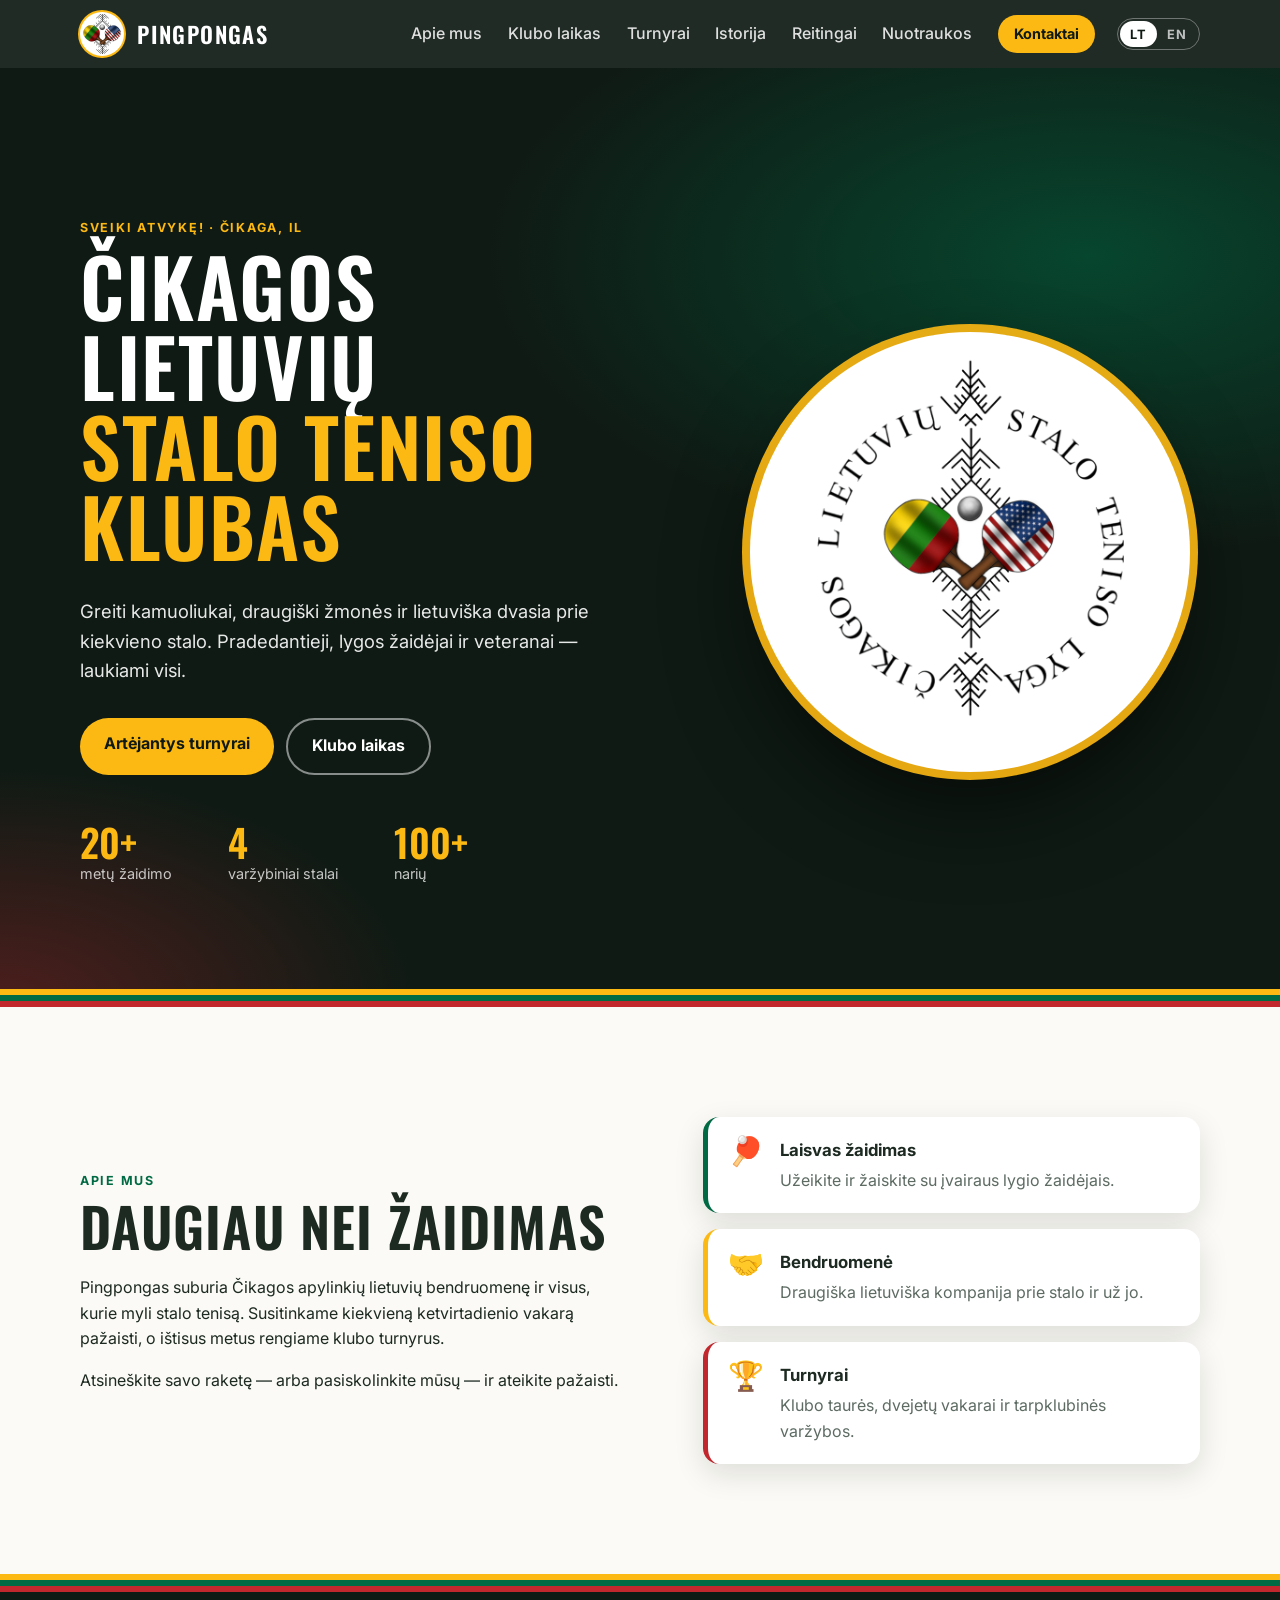
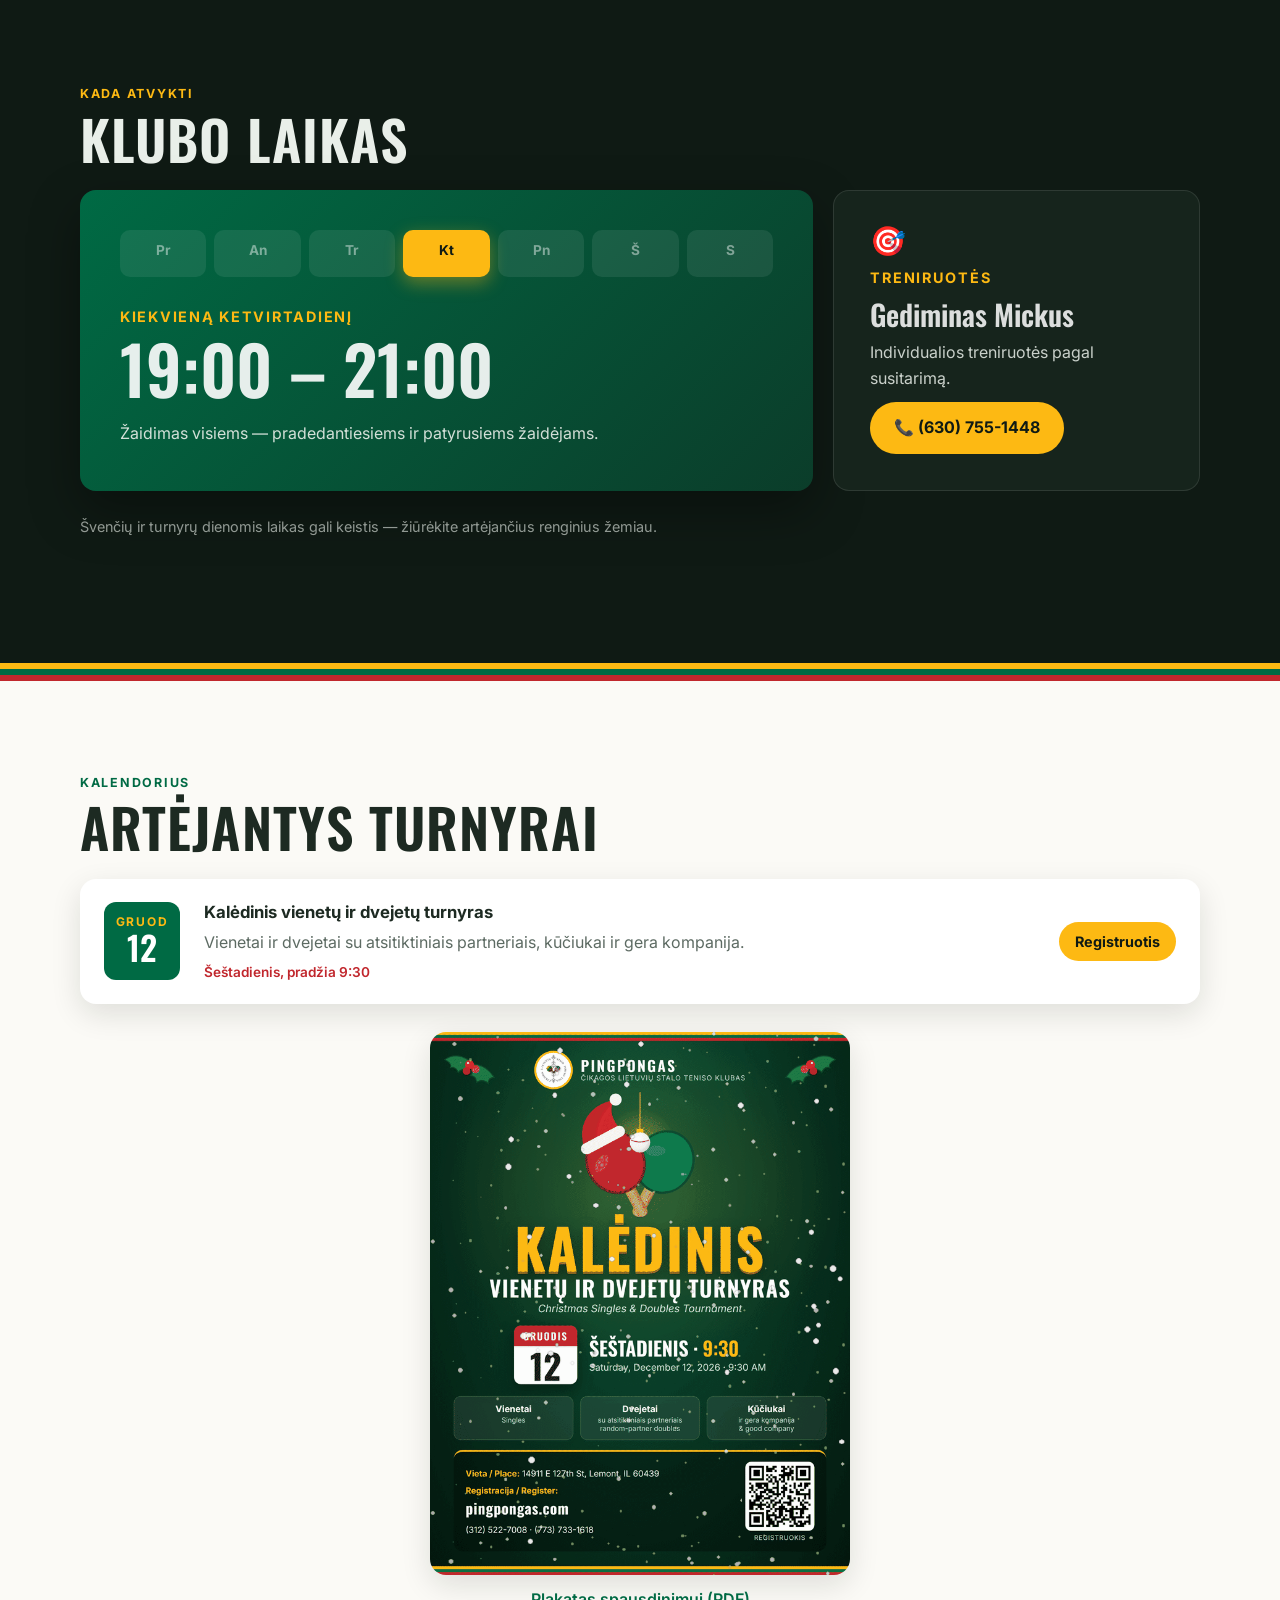
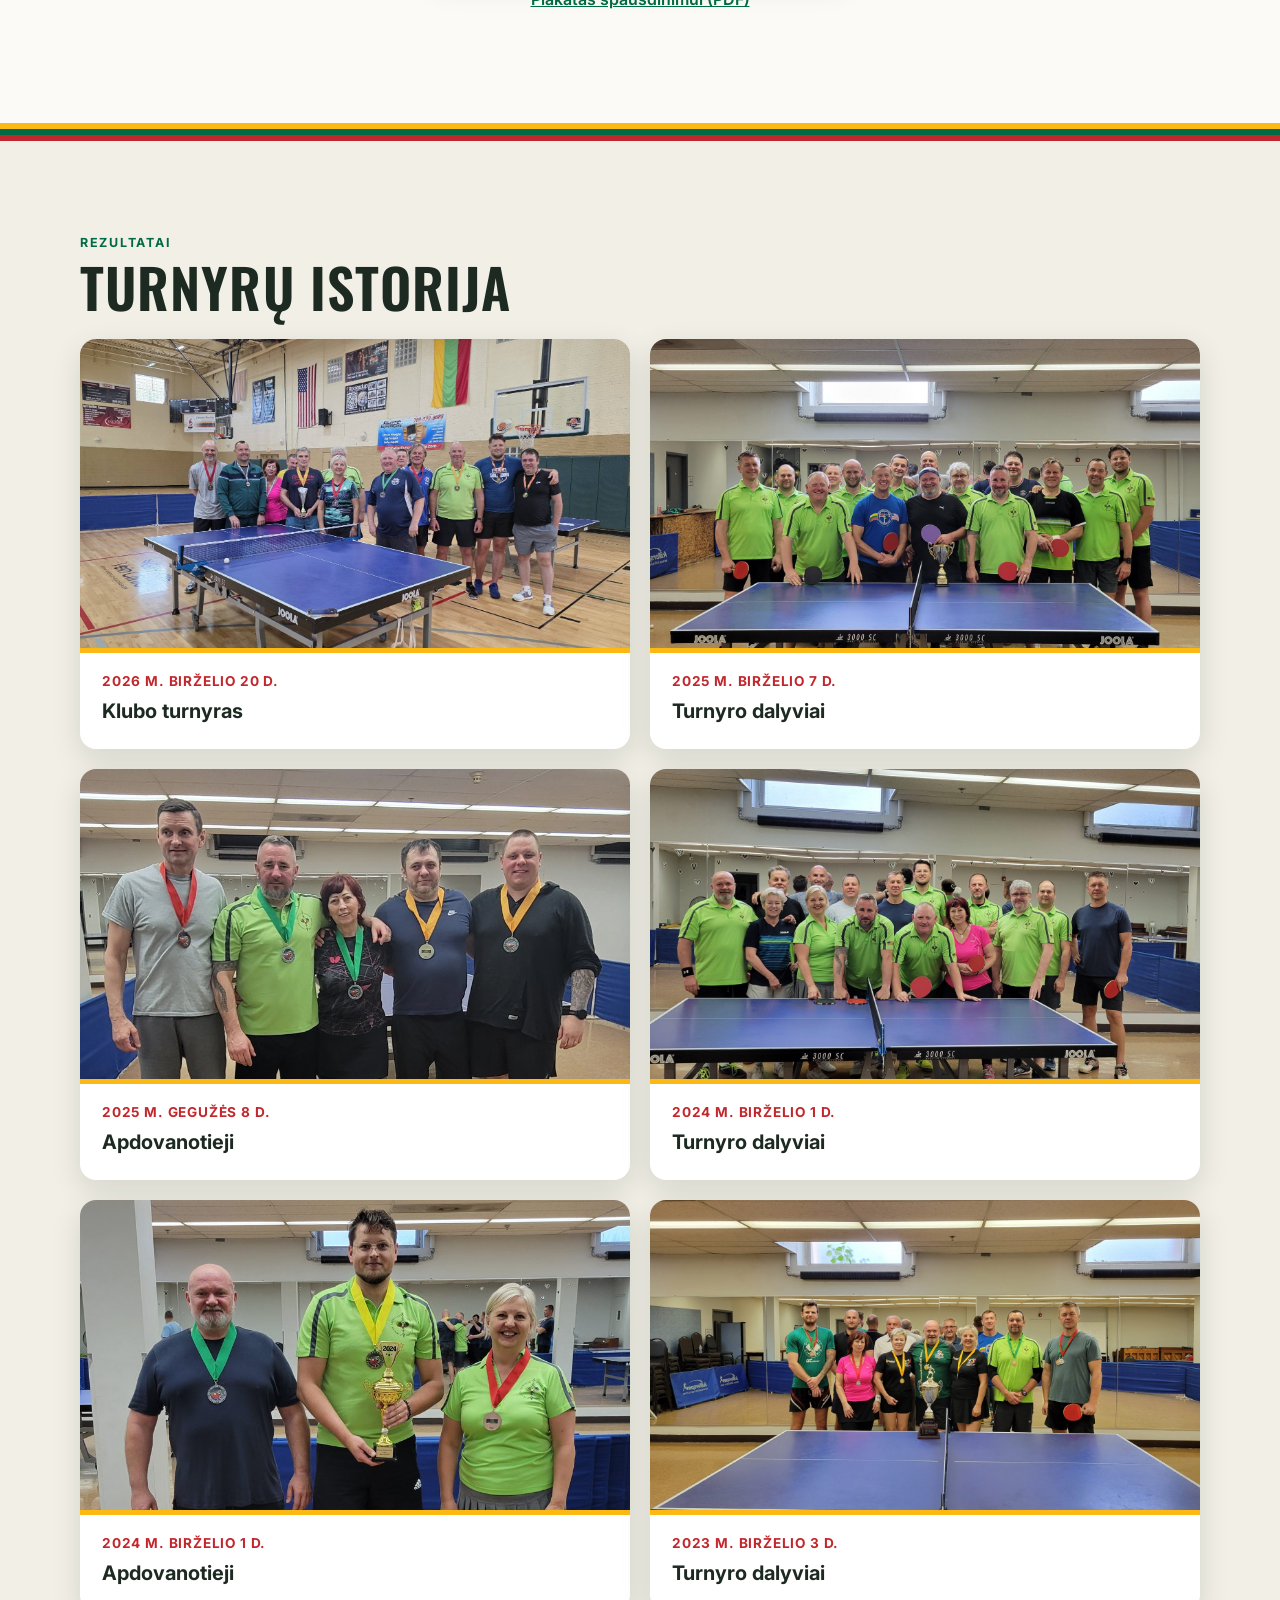
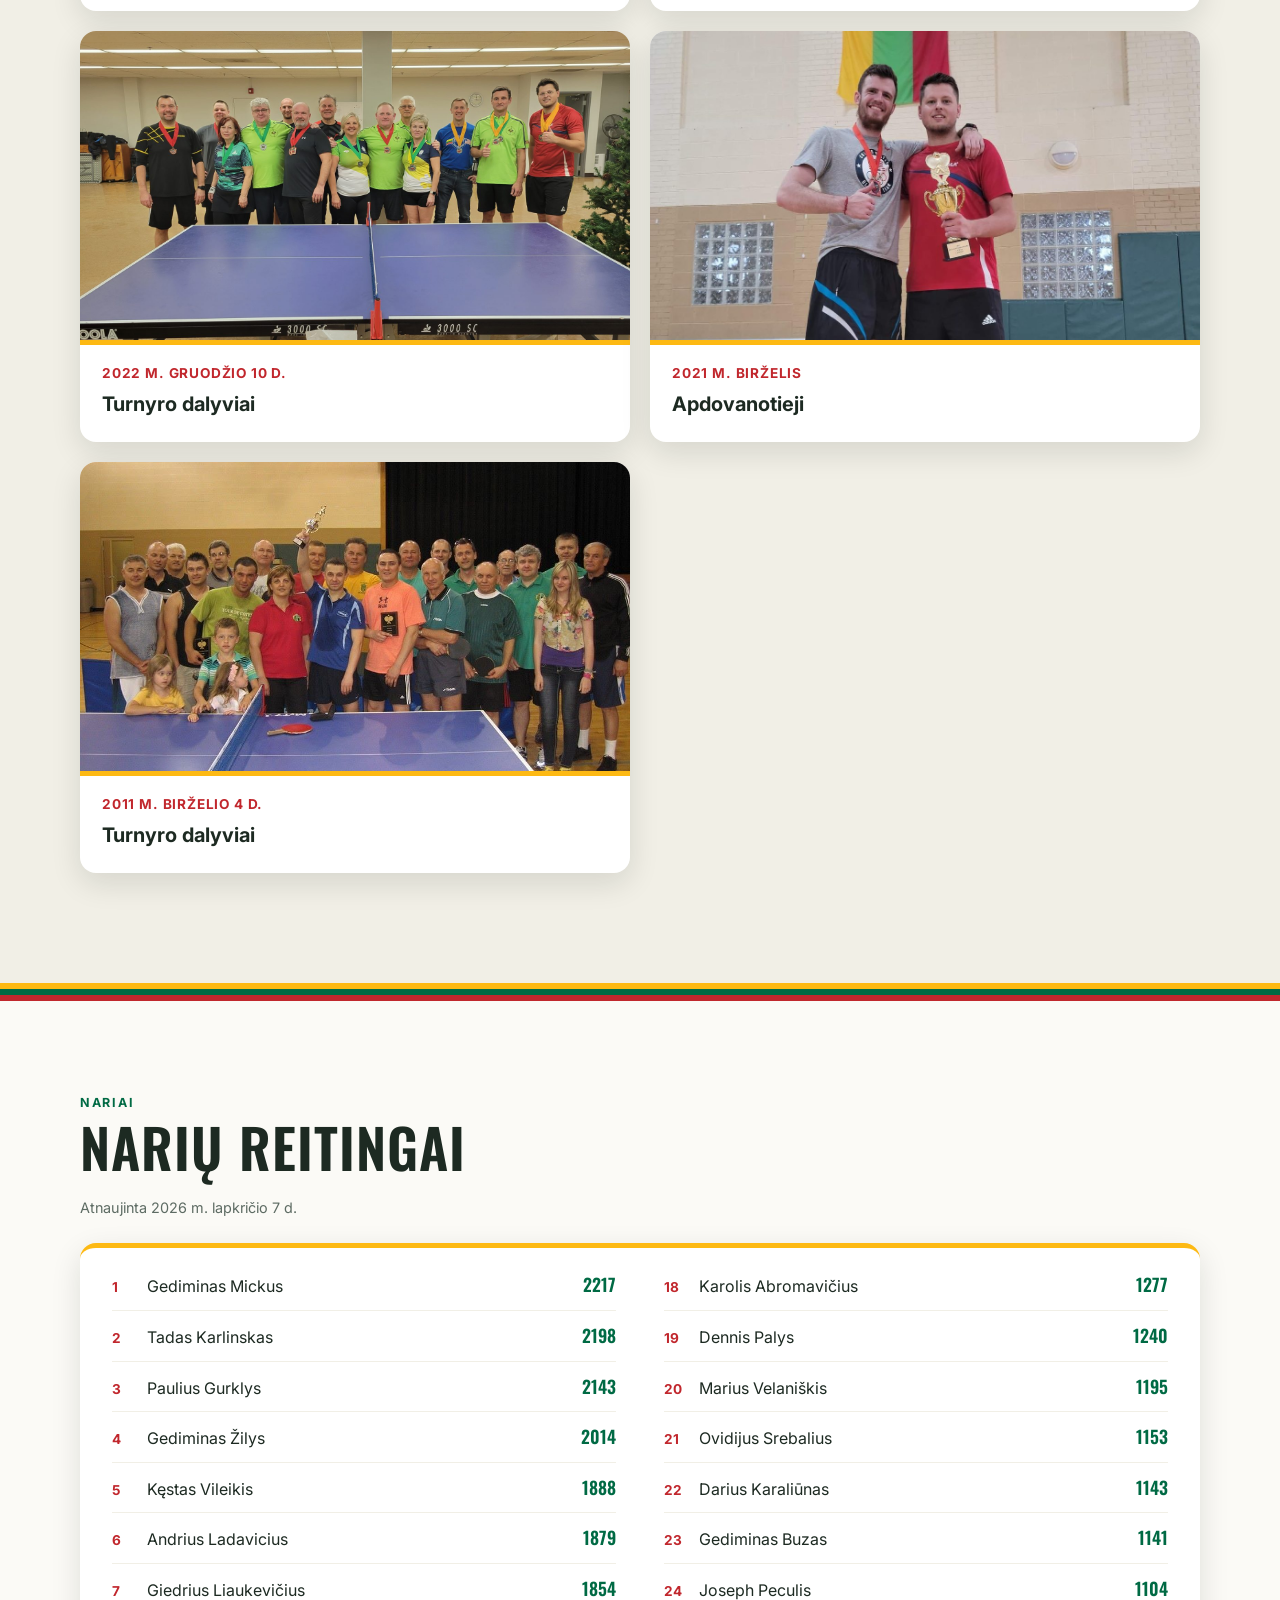
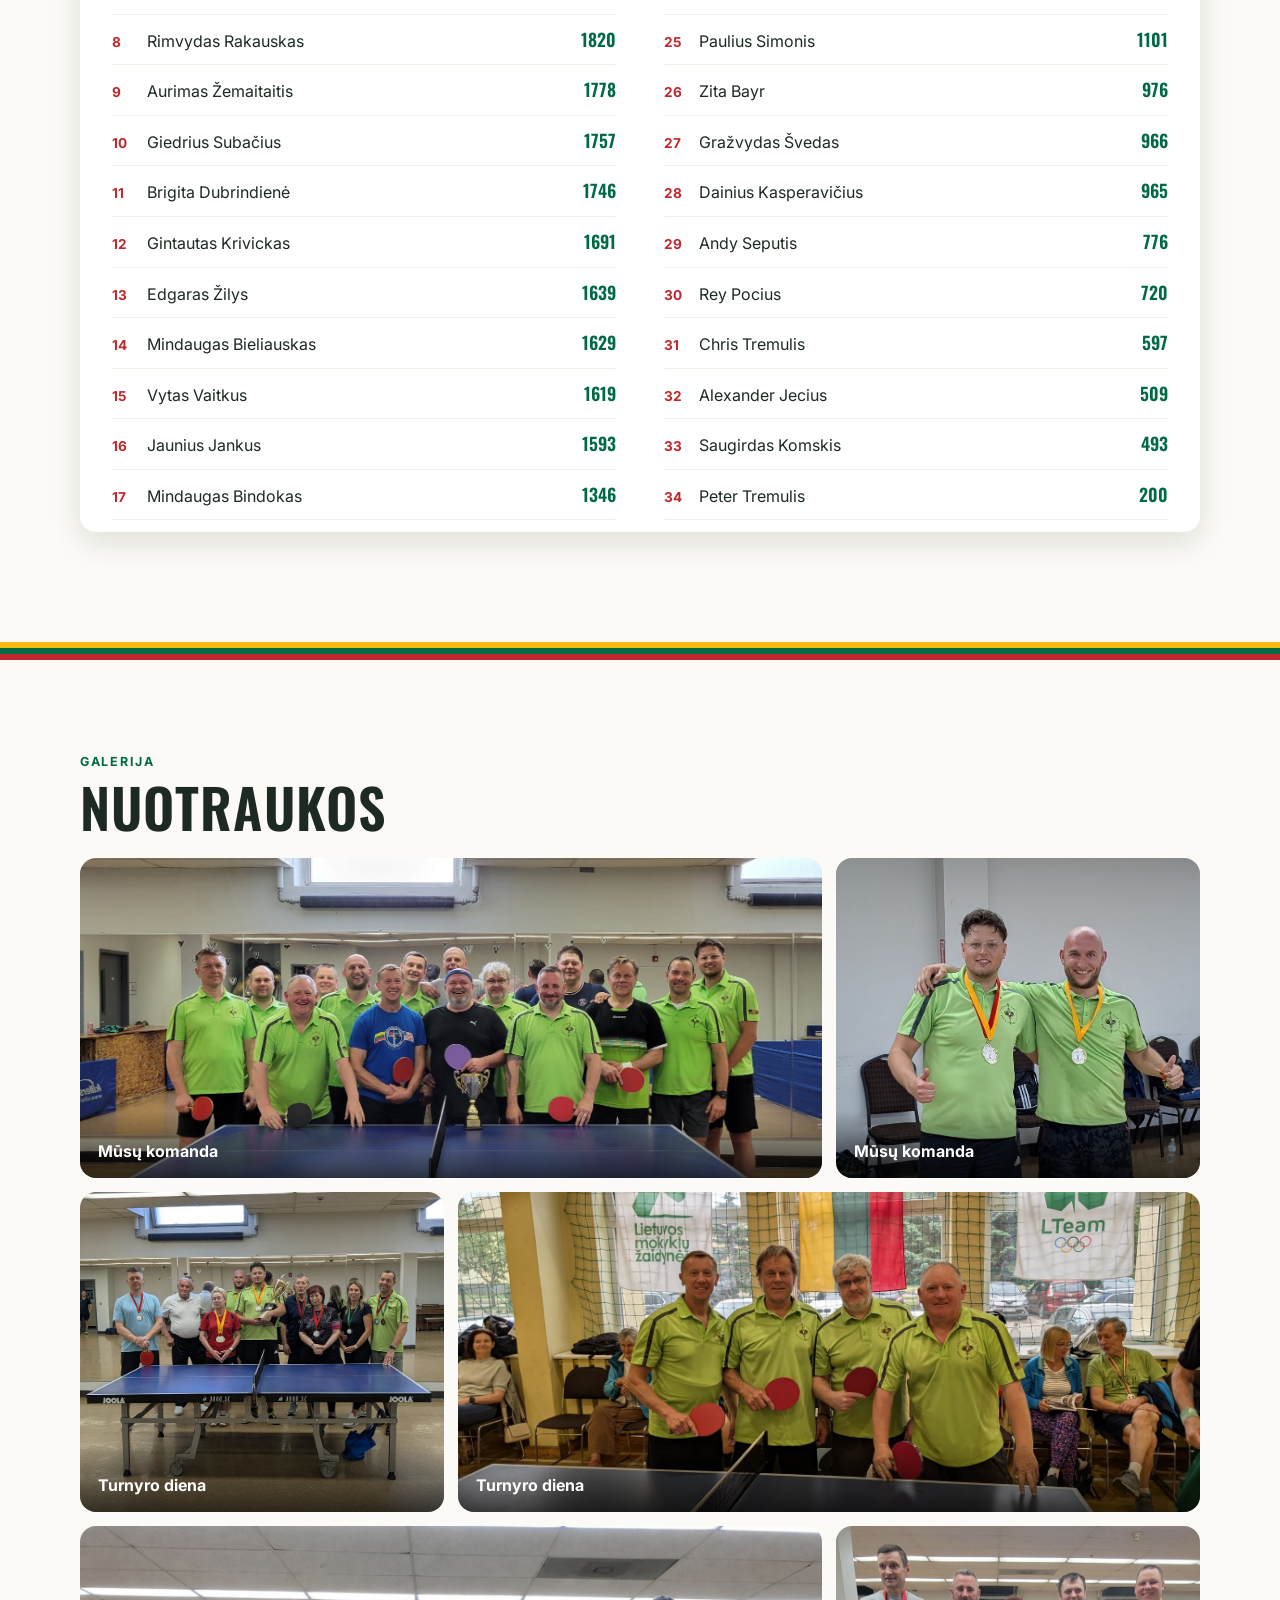
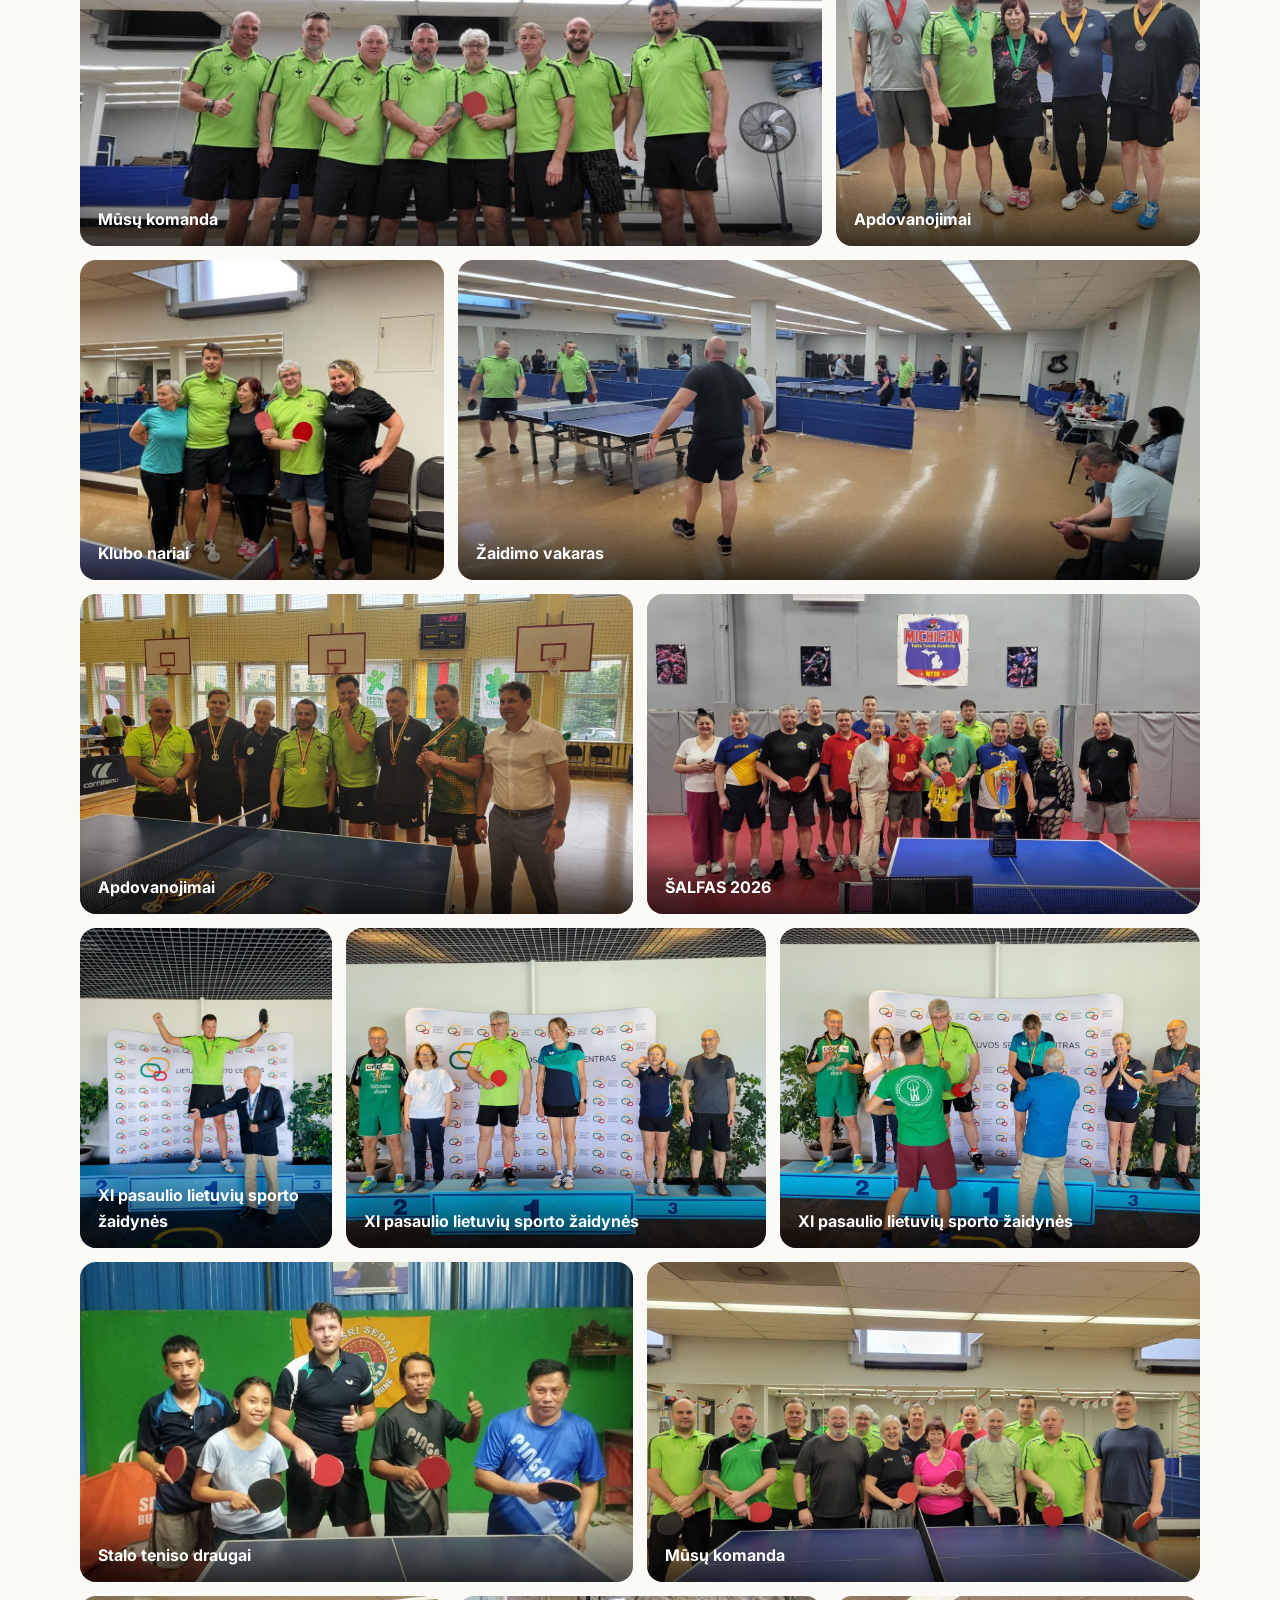
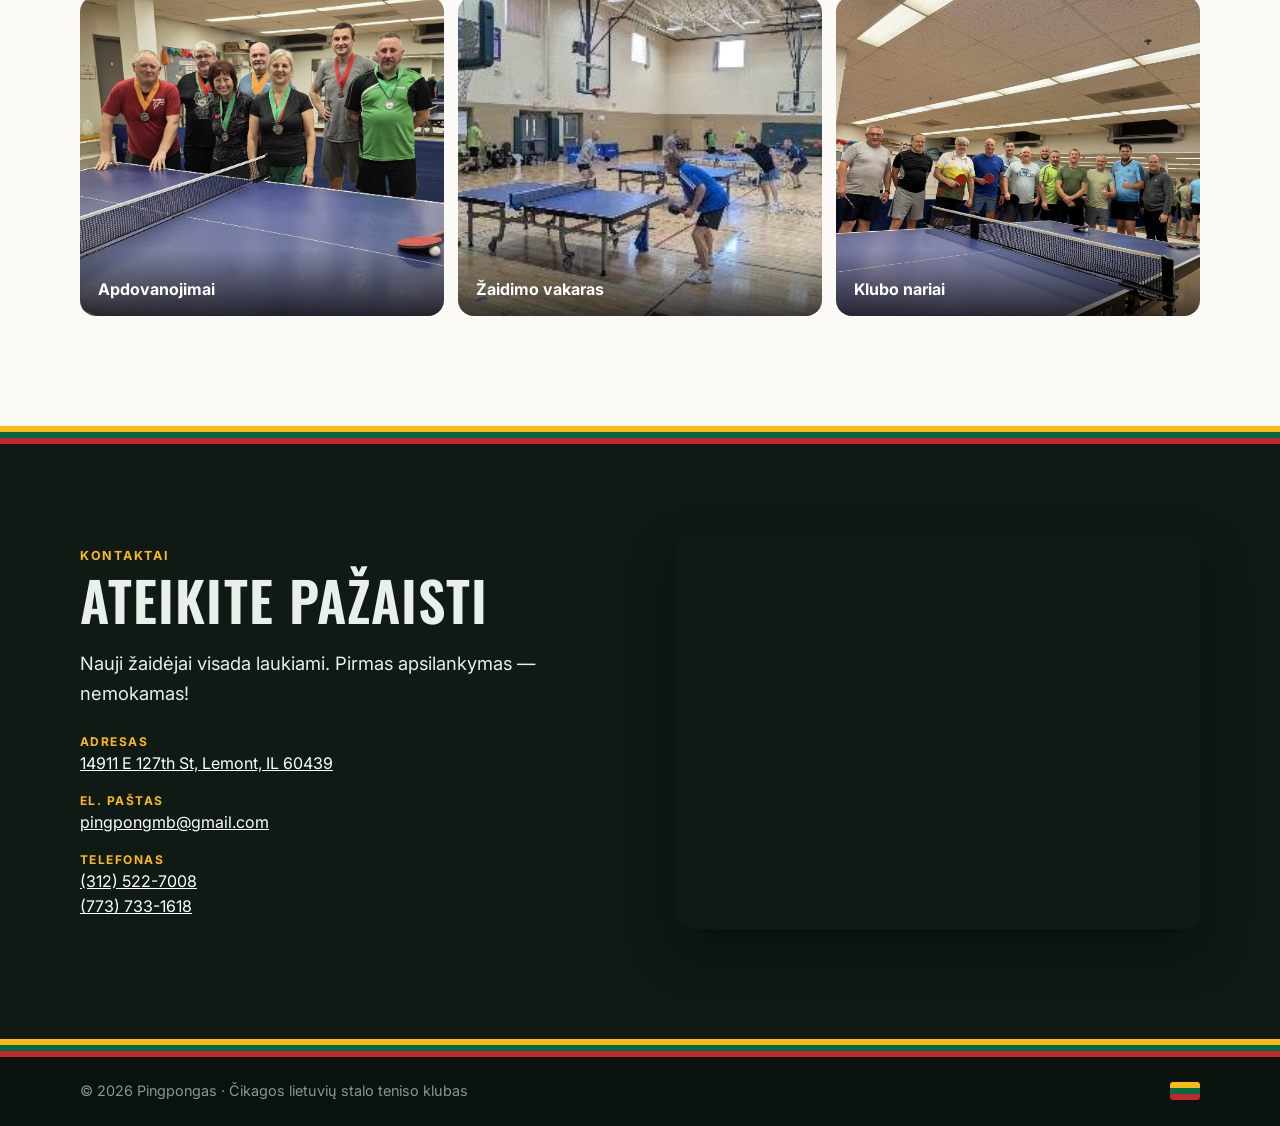
<file: index.html>
<!doctype html>
<html lang="lt" data-lang="lt">
<head>
  <meta charset="utf-8">
  <meta name="viewport" content="width=device-width, initial-scale=1">
  <title>Pingpongas — Čikagos lietuvių stalo teniso klubas</title>
  <meta name="description" content="Pingpongas — Čikagos lietuvių stalo teniso klubas. Chicago Lithuanian Table Tennis Club: open play, coaching and tournaments.">
  <!-- Pick language before the page draws, so there is no flash of the wrong one -->
  <script>
    (function () {
      var lang;
      try { lang = localStorage.getItem('lang'); } catch (e) {}
      if (lang !== 'lt' && lang !== 'en') lang = 'lt';
      document.documentElement.setAttribute('data-lang', lang);
      document.documentElement.lang = lang;
    })();
  </script>
  <link rel="icon" href="images/favicon.png" type="image/png">
  <link rel="apple-touch-icon" href="images/apple-touch-icon.png">
  <link rel="preconnect" href="https://fonts.googleapis.com">
  <link rel="preconnect" href="https://fonts.gstatic.com" crossorigin>
  <link href="https://fonts.googleapis.com/css2?family=Oswald:wght@500;600&family=Inter:wght@400;500;600;700&display=swap" rel="stylesheet">
  <link rel="stylesheet" href="styles.css?v=11">
</head>
<body>
  <!--
    HOW TO EDIT TEXT: every piece of text comes in a pair —
      <span lang="lt">Lietuviškai</span><span lang="en">In English</span>
    Change both. The LT / EN buttons show one and hide the other.
  -->

  <!-- ===== Header ===== -->
  <header class="site-header" id="top">
    <div class="container nav">
      <a href="#top" class="brand">
        <span class="brand-logo"><img src="images/emblem.png" alt="" width="40" height="40"></span>
        <span>PINGPONGAS</span>
      </a>
      <nav class="nav-links">
        <a href="#about"><span lang="lt">Apie mus</span><span lang="en">About</span></a>
        <a href="#hours"><span lang="lt">Klubo laikas</span><span lang="en">Hours</span></a>
        <a href="#upcoming"><span lang="lt">Turnyrai</span><span lang="en">Tournaments</span></a>
        <a href="#history"><span lang="lt">Istorija</span><span lang="en">History</span></a>
        <a href="#ratings"><span lang="lt">Reitingai</span><span lang="en">Ratings</span></a>
        <a href="#gallery"><span lang="lt">Nuotraukos</span><span lang="en">Photos</span></a>
        <a href="#contact" class="btn btn-small"><span lang="lt">Kontaktai</span><span lang="en">Visit us</span></a>
      </nav>
      <div class="lang-switch" role="group" aria-label="Kalba / Language">
        <button type="button" data-set-lang="lt">LT</button>
        <button type="button" data-set-lang="en">EN</button>
      </div>
      <button class="nav-toggle" aria-label="Menu" aria-expanded="false">
        <span></span><span></span><span></span>
      </button>
    </div>
  </header>

  <!-- ===== Hero ===== -->
  <section class="hero">
    <div class="hero-flag" aria-hidden="true"><span></span><span></span><span></span></div>
    <div class="container hero-inner">
      <div class="hero-text">
      <p class="eyebrow"><span lang="lt">Sveiki atvykę! · Čikaga, IL</span><span lang="en">Welcome! · Chicago, IL</span></p>
      <h1>
        <span lang="lt">Čikagos lietuvių<br><em>stalo teniso klubas</em></span>
        <span lang="en">Chicago Lithuanian<br><em>Table Tennis Club</em></span>
      </h1>
      <p class="lead">
        <span lang="lt">Greiti kamuoliukai, draugiški žmonės ir lietuviška dvasia prie kiekvieno stalo.
          Pradedantieji, lygos žaidėjai ir veteranai — laukiami visi.</span>
        <span lang="en">Fast rallies, friendly people, and a little Lithuanian spirit at every table.
          Beginners, league players and veterans — everyone is welcome.</span>
      </p>
      <div class="hero-cta">
        <a href="#upcoming" class="btn"><span lang="lt">Artėjantys turnyrai</span><span lang="en">Upcoming tournaments</span></a>
        <a href="#hours" class="btn btn-ghost"><span lang="lt">Klubo laikas</span><span lang="en">Club hours</span></a>
      </div>
      <ul class="stats">
        <li><strong>20+</strong><span lang="lt">metų žaidimo</span><span lang="en">years of play</span></li>
        <li><strong>4</strong><span lang="lt">varžybiniai stalai</span><span lang="en">competition tables</span></li>
        <li><strong>100+</strong><span lang="lt">narių</span><span lang="en">members</span></li>
      </ul>
      </div>
      <div class="hero-logo">
        <img src="images/logo.png?v=2" alt="Čikagos lietuvių stalo teniso lyga — logotipas" width="900" height="900">
      </div>
    </div>
  </section>

  <!-- ===== About ===== -->
  <section class="section" id="about">
    <div class="container about">
      <div>
        <p class="eyebrow"><span lang="lt">Apie mus</span><span lang="en">About us</span></p>
        <h2><span lang="lt">Daugiau nei žaidimas</span><span lang="en">More than a game</span></h2>
        <p>
          <span lang="lt">Pingpongas suburia Čikagos apylinkių lietuvių bendruomenę ir visus, kurie myli stalo tenisą.
            Susitinkame kiekvieną ketvirtadienio vakarą pažaisti, o ištisus metus rengiame klubo turnyrus.</span>
          <span lang="en">Pingpongas brings together the Lithuanian community of Chicagoland and everyone who loves
            table tennis. We meet every Thursday evening to play, and host club tournaments throughout the year.</span>
        </p>
        <p>
          <span lang="lt">Atsineškite savo raketę — arba pasiskolinkite mūsų — ir ateikite pažaisti.</span>
          <span lang="en">Bring your paddle — or borrow one of ours — and come play.</span>
        </p>
      </div>
      <ul class="features">
        <li><span class="ico">🏓</span><div>
          <h3><span lang="lt">Laisvas žaidimas</span><span lang="en">Open play</span></h3>
          <p><span lang="lt">Užeikite ir žaiskite su įvairaus lygio žaidėjais.</span><span lang="en">Drop in and play with players of every level.</span></p>
        </div></li>
        <li><span class="ico">🤝</span><div>
          <h3><span lang="lt">Bendruomenė</span><span lang="en">Community</span></h3>
          <p><span lang="lt">Draugiška lietuviška kompanija prie stalo ir už jo.</span><span lang="en">Friendly Lithuanian company at the table and beyond.</span></p>
        </div></li>
        <li><span class="ico">🏆</span><div>
          <h3><span lang="lt">Turnyrai</span><span lang="en">Tournaments</span></h3>
          <p><span lang="lt">Klubo taurės, dvejetų vakarai ir tarpklubinės varžybos.</span><span lang="en">Club cups, doubles nights and inter-club matches.</span></p>
        </div></li>
      </ul>
    </div>
  </section>

  <!-- ===== Hours ===== -->
  <section class="section section-dark" id="hours">
    <div class="container">
      <p class="eyebrow"><span lang="lt">Kada atvykti</span><span lang="en">When to come</span></p>
      <h2><span lang="lt">Klubo laikas</span><span lang="en">Club hours</span></h2>
      <div class="hours-wrap">
      <div class="hours-card">
        <ul class="week" aria-hidden="true">
          <li><span lang="lt">Pr</span><span lang="en">Mon</span></li>
          <li><span lang="lt">An</span><span lang="en">Tue</span></li>
          <li><span lang="lt">Tr</span><span lang="en">Wed</span></li>
          <li class="on"><span lang="lt">Kt</span><span lang="en">Thu</span></li>
          <li><span lang="lt">Pn</span><span lang="en">Fri</span></li>
          <li><span lang="lt">Š</span><span lang="en">Sat</span></li>
          <li><span lang="lt">S</span><span lang="en">Sun</span></li>
        </ul>
        <div class="hours-main">
          <h3><span lang="lt">Kiekvieną ketvirtadienį</span><span lang="en">Every Thursday</span></h3>
          <p class="hours-time"><span lang="lt">19:00 – 21:00</span><span lang="en">7:00 – 9:00 PM</span></p>
          <p><span lang="lt">Žaidimas visiems — pradedantiesiems ir patyrusiems žaidėjams.</span>
             <span lang="en">Play for everyone — beginners and experienced players alike.</span></p>
        </div>
      </div>
      <div class="coach-card">
        <span class="ico" aria-hidden="true">🎯</span>
        <h3><span lang="lt">Treniruotės</span><span lang="en">Coaching</span></h3>
        <p class="coach-name">Gediminas Mickus</p>
        <p><span lang="lt">Individualios treniruotės pagal susitarimą.</span>
           <span lang="en">Private coaching by appointment.</span></p>
        <a class="btn" href="tel:+16307551448">📞 (630) 755-1448</a>
      </div>
      </div>
      <p class="note">
        <span lang="lt">Švenčių ir turnyrų dienomis laikas gali keistis — žiūrėkite artėjančius renginius žemiau.</span>
        <span lang="en">Times may change on holidays and tournament days — check upcoming events below.</span>
      </p>
    </div>
  </section>

  <!-- ===== Upcoming tournaments ===== -->
  <section class="section" id="upcoming">
    <div class="container">
      <p class="eyebrow"><span lang="lt">Kalendorius</span><span lang="en">Calendar</span></p>
      <h2><span lang="lt">Artėjantys turnyrai</span><span lang="en">Upcoming tournaments</span></h2>
      <div class="events">
        <article class="event">
          <div class="date"><span lang="lt">GRUOD</span><span lang="en">DEC</span><strong>12</strong></div>
          <div class="event-body">
            <h3><span lang="lt">Kalėdinis vienetų ir dvejetų turnyras</span><span lang="en">Christmas Singles &amp; Doubles Tournament</span></h3>
            <p><span lang="lt">Vienetai ir dvejetai su atsitiktiniais partneriais, kūčiukai ir gera kompanija.</span>
               <span lang="en">Singles and random-partner doubles, kūčiukai and good company.</span></p>
            <ul class="meta">
              <li><span lang="lt">Šeštadienis, pradžia 9:30</span><span lang="en">Saturday, starts 9:30 AM</span></li>
            </ul>
          </div>
          <button type="button" class="btn btn-small" data-register="Kalėdinis vienetų ir dvejetų turnyras — 2026-12-12"><span lang="lt">Registruotis</span><span lang="en">Register</span></button>
        </article>
      </div>
      <figure class="poster">
        <a href="images/poster-christmas-2026.gif?v=2" target="_blank"><img src="images/poster-christmas-2026.gif?v=2" alt="Kalėdinio vienetų ir dvejetų turnyro plakatas: šeštadienis, gruodžio 12 d., 9:30" width="680" height="880" loading="lazy"></a>
        <figcaption><a href="images/poster-christmas-2026.pdf?v=2" target="_blank"><span lang="lt">Plakatas spausdinimui (PDF)</span><span lang="en">Printable poster (PDF)</span></a></figcaption>
      </figure>
    </div>
  </section>

  <!-- ===== Tournament history ===== -->
  <section class="section section-tint" id="history">
    <div class="container">
      <p class="eyebrow"><span lang="lt">Rezultatai</span><span lang="en">Results</span></p>
      <h2><span lang="lt">Turnyrų istorija</span><span lang="en">Tournament history</span></h2>
      <!-- To add a tournament: copy one <article class="past"> block to the top of the list and change it.
           Winner lines (🥇 / 🥈) are optional — delete the <ul class="podium"> if you don't have them. -->
      <div class="history">
        <article class="past">
          <a href="images/tournament-2026-06-20.jpg" target="_blank">
            <img src="images/tournament-2026-06-20.jpg" alt="Turnyro dalyviai su medaliais ir taure" loading="lazy">
          </a>
          <div class="past-body">
            <p class="past-date"><span lang="lt">2026 m. birželio 20 d.</span><span lang="en">June 20, 2026</span></p>
            <h3><span lang="lt">Klubo turnyras</span><span lang="en">Club tournament</span></h3>
            <!--
            <ul class="podium">
              <li>🥇 Vardas Pavardė</li>
              <li>🥈 Vardas Pavardė</li>
            </ul>
            -->
          </div>
        </article>
        <article class="past">
          <a href="images/tournament-2025-06-07.jpg" target="_blank">
            <img src="images/tournament-2025-06-07.jpg" alt="Turnyro dalyviai prie stalo su taure" loading="lazy">
          </a>
          <div class="past-body">
            <p class="past-date"><span lang="lt">2025 m. birželio 7 d.</span><span lang="en">June 7, 2025</span></p>
            <h3><span lang="lt">Turnyro dalyviai</span><span lang="en">Tournament players</span></h3>
          </div>
        </article>
        <article class="past past-tall">
          <a href="images/tournament-2025-05-08.jpg" target="_blank">
            <img src="images/tournament-2025-05-08.jpg" alt="Penki žaidėjai su medaliais" loading="lazy">
          </a>
          <div class="past-body">
            <p class="past-date"><span lang="lt">2025 m. gegužės 8 d.</span><span lang="en">May 8, 2025</span></p>
            <h3><span lang="lt">Apdovanotieji</span><span lang="en">Medalists</span></h3>
          </div>
        </article>
        <article class="past">
          <a href="images/tournament-2024-06-01-group.jpg" target="_blank">
            <img src="images/tournament-2024-06-01-group.jpg" alt="Turnyro dalyviai prie stalo" loading="lazy">
          </a>
          <div class="past-body">
            <p class="past-date"><span lang="lt">2024 m. birželio 1 d.</span><span lang="en">June 1, 2024</span></p>
            <h3><span lang="lt">Turnyro dalyviai</span><span lang="en">Tournament players</span></h3>
          </div>
        </article>
        <article class="past past-tall">
          <a href="images/tournament-2024-06-01-medalists.jpg" target="_blank">
            <img src="images/tournament-2024-06-01-medalists.jpg" alt="Trys žaidėjai su medaliais ir taure" loading="lazy">
          </a>
          <div class="past-body">
            <p class="past-date"><span lang="lt">2024 m. birželio 1 d.</span><span lang="en">June 1, 2024</span></p>
            <h3><span lang="lt">Apdovanotieji</span><span lang="en">Medalists</span></h3>
          </div>
        </article>
        <article class="past">
          <a href="images/tournament-2023-06-03.jpg" target="_blank">
            <img src="images/tournament-2023-06-03.jpg" alt="Turnyro dalyviai prie stalo su taure" loading="lazy">
          </a>
          <div class="past-body">
            <p class="past-date"><span lang="lt">2023 m. birželio 3 d.</span><span lang="en">June 3, 2023</span></p>
            <h3><span lang="lt">Turnyro dalyviai</span><span lang="en">Tournament players</span></h3>
          </div>
        </article>
        <article class="past">
          <a href="images/tournament-2022-12-10-b.jpg" target="_blank">
            <img src="images/tournament-2022-12-10-b.jpg" alt="Turnyro dalyviai su medaliais prie Kalėdų eglutės" loading="lazy">
          </a>
          <div class="past-body">
            <p class="past-date"><span lang="lt">2022 m. gruodžio 10 d.</span><span lang="en">December 10, 2022</span></p>
            <h3><span lang="lt">Turnyro dalyviai</span><span lang="en">Tournament players</span></h3>
          </div>
        </article>
        <article class="past past-tall">
          <a href="images/tournament-2021-06-medalists.jpg" target="_blank">
            <img src="images/tournament-2021-06-medalists.jpg" alt="Du žaidėjai su medaliais ir taure prie Lietuvos vėliavos" loading="lazy">
          </a>
          <div class="past-body">
            <p class="past-date"><span lang="lt">2021 m. birželis</span><span lang="en">June 2021</span></p>
            <h3><span lang="lt">Apdovanotieji</span><span lang="en">Medalists</span></h3>
          </div>
        </article>
        <article class="past">
          <a href="images/tournament-2011-06-04.jpg" target="_blank">
            <img src="images/tournament-2011-06-04.jpg" alt="Turnyro dalyviai su šeimomis prie stalo" loading="lazy">
          </a>
          <div class="past-body">
            <p class="past-date"><span lang="lt">2011 m. birželio 4 d.</span><span lang="en">June 4, 2011</span></p>
            <h3><span lang="lt">Turnyro dalyviai</span><span lang="en">Tournament players</span></h3>
          </div>
        </article>
      </div>
    </div>
  </section>

  <!-- ===== Ratings ===== -->
  <section class="section" id="ratings">
    <div class="container">
      <p class="eyebrow"><span lang="lt">Nariai</span><span lang="en">Members</span></p>
      <h2><span lang="lt">Narių reitingai</span><span lang="en">Member ratings</span></h2>
      <p class="ratings-updated"><span lang="lt">Atnaujinta 2026 m. lapkričio 7 d.</span><span lang="en">Updated November 7, 2026</span></p>
      <!-- Keep the list sorted by rating, highest first. Place numbers are added automatically. -->
      <ol class="ratings">
        <li><span>Gediminas Mickus</span><b>2217</b></li>
        <li><span>Tadas Karlinskas</span><b>2198</b></li>
        <li><span>Paulius Gurklys</span><b>2143</b></li>
        <li><span>Gediminas Žilys</span><b>2014</b></li>
        <li><span>Kęstas Vileikis</span><b>1888</b></li>
        <li><span>Andrius Ladavicius</span><b>1879</b></li>
        <li><span>Giedrius Liaukevičius</span><b>1854</b></li>
        <li><span>Rimvydas Rakauskas</span><b>1820</b></li>
        <li><span>Aurimas Žemaitaitis</span><b>1778</b></li>
        <li><span>Giedrius Subačius</span><b>1757</b></li>
        <li><span>Brigita Dubrindienė</span><b>1746</b></li>
        <li><span>Gintautas Krivickas</span><b>1691</b></li>
        <li><span>Edgaras Žilys</span><b>1639</b></li>
        <li><span>Mindaugas Bieliauskas</span><b>1629</b></li>
        <li><span>Vytas Vaitkus</span><b>1619</b></li>
        <li><span>Jaunius Jankus</span><b>1593</b></li>
        <li><span>Mindaugas Bindokas</span><b>1346</b></li>
        <li><span>Karolis Abromavičius</span><b>1277</b></li>
        <li><span>Dennis Palys</span><b>1240</b></li>
        <li><span>Marius Velaniškis</span><b>1195</b></li>
        <li><span>Ovidijus Srebalius</span><b>1153</b></li>
        <li><span>Darius Karaliūnas</span><b>1143</b></li>
        <li><span>Gediminas Buzas</span><b>1141</b></li>
        <li><span>Joseph Peculis</span><b>1104</b></li>
        <li><span>Paulius Simonis</span><b>1101</b></li>
        <li><span>Zita Bayr</span><b>976</b></li>
        <li><span>Gražvydas Švedas</span><b>966</b></li>
        <li><span>Dainius Kasperavičius</span><b>965</b></li>
        <li><span>Andy Seputis</span><b>776</b></li>
        <li><span>Rey Pocius</span><b>720</b></li>
        <li><span>Chris Tremulis</span><b>597</b></li>
        <li><span>Alexander Jecius</span><b>509</b></li>
        <li><span>Saugirdas Komskis</span><b>493</b></li>
        <li><span>Peter Tremulis</span><b>200</b></li>
      </ol>
    </div>
  </section>

  <!-- ===== Gallery ===== -->
  <section class="section" id="gallery">
    <div class="container">
      <p class="eyebrow"><span lang="lt">Galerija</span><span lang="en">Gallery</span></p>
      <h2><span lang="lt">Nuotraukos</span><span lang="en">Photos</span></h2>
      <!-- To add a photo: put it in images/ and copy one <figure> block. "g-wide" makes it 2 columns wide; photos in a "g-row" always stay side by side. -->
      <div class="gallery">
        <figure class="g-wide">
          <a href="images/team.jpg" target="_blank"><img src="images/team.jpg" alt="Klubo komanda su taure" loading="lazy" style="object-position: 50% 60%"></a>
          <figcaption><span lang="lt">Mūsų komanda</span><span lang="en">Our team</span></figcaption>
        </figure>
        <figure>
          <a href="images/medalists.jpg" target="_blank"><img src="images/medalists.jpg" alt="Du žaidėjai su medaliais" loading="lazy" style="object-position: 50% 25%"></a>
          <figcaption><span lang="lt">Mūsų komanda</span><span lang="en">Our team</span></figcaption>
        </figure>
        <figure>
          <a href="images/awards.jpg" target="_blank"><img src="images/awards.jpg" alt="Apdovanojimai po turnyro" loading="lazy" style="object-position: 50% 55%"></a>
          <figcaption><span lang="lt">Turnyro diena</span><span lang="en">Tournament day</span></figcaption>
        </figure>
        <figure class="g-wide">
          <a href="images/tournament.jpg" target="_blank"><img src="images/tournament.jpg" alt="Komanda turnyre prie Lietuvos vėliavos" loading="lazy" style="object-position: 50% 40%"></a>
          <figcaption><span lang="lt">Turnyro diena</span><span lang="en">Tournament day</span></figcaption>
        </figure>
        <figure class="g-wide">
          <a href="images/team-uniforms.jpg" target="_blank"><img src="images/team-uniforms.jpg" alt="Komanda klubo marškinėliais" loading="lazy" style="object-position: 50% 70%"></a>
          <figcaption><span lang="lt">Mūsų komanda</span><span lang="en">Our team</span></figcaption>
        </figure>
        <figure>
          <a href="images/medal-group.jpg" target="_blank"><img src="images/medal-group.jpg" alt="Žaidėjai su medaliais" loading="lazy" style="object-position: 50% 35%"></a>
          <figcaption><span lang="lt">Apdovanojimai</span><span lang="en">Awards</span></figcaption>
        </figure>
        <figure>
          <a href="images/members.jpg" target="_blank"><img src="images/members.jpg" alt="Klubo nariai prie stalo" loading="lazy" style="object-position: 50% 50%"></a>
          <figcaption><span lang="lt">Klubo nariai</span><span lang="en">Club members</span></figcaption>
        </figure>
        <figure class="g-wide">
          <a href="images/game-night.jpg" target="_blank"><img src="images/game-night.jpg" alt="Žaidimo vakaras salėje" loading="lazy" style="object-position: 50% 60%"></a>
          <figcaption><span lang="lt">Žaidimo vakaras</span><span lang="en">Game night</span></figcaption>
        </figure>
        <div class="g-row">
          <figure>
            <a href="images/awards-2025.jpg" target="_blank"><img src="images/awards-2025.jpg" alt="Žaidėjai su medaliais sporto salėje" loading="lazy" style="object-position: 50% 40%"></a>
            <figcaption><span lang="lt">Apdovanojimai</span><span lang="en">Awards</span></figcaption>
          </figure>
          <figure>
            <a href="images/michigan.jpg" target="_blank"><img src="images/michigan.jpg" alt="ŠALFAS 2026: komanda su taure" loading="lazy" style="object-position: 50% 70%"></a>
            <figcaption>ŠALFAS 2026</figcaption>
          </figure>
        </div>
        <div class="g-row g-row-set">
          <figure>
            <a href="images/podium-winner.jpg" target="_blank"><img src="images/podium-winner.jpg" alt="Nugalėtojas ant pakylos" loading="lazy" style="object-position: 50% 45%"></a>
            <figcaption><span lang="lt">XI pasaulio lietuvių sporto žaidynės</span><span lang="en">XI World Lithuanian Games</span></figcaption>
          </figure>
          <figure>
            <a href="images/podium-group.jpg" target="_blank"><img src="images/podium-group.jpg" alt="Prizininkai ant pakylos" loading="lazy" style="object-position: 50% 60%"></a>
            <figcaption><span lang="lt">XI pasaulio lietuvių sporto žaidynės</span><span lang="en">XI World Lithuanian Games</span></figcaption>
          </figure>
          <figure>
            <a href="images/podium-medals.jpg" target="_blank"><img src="images/podium-medals.jpg" alt="Medalių įteikimas ant pakylos" loading="lazy" style="object-position: 50% 50%"></a>
            <figcaption><span lang="lt">XI pasaulio lietuvių sporto žaidynės</span><span lang="en">XI World Lithuanian Games</span></figcaption>
          </figure>
        </div>
        <div class="g-row">
          <figure>
            <a href="images/friends-2021.jpg" target="_blank"><img src="images/friends-2021.jpg" alt="Žaidėjai su raketėmis prie stalo" loading="lazy" style="object-position: 50% 30%"></a>
            <figcaption><span lang="lt">Stalo teniso draugai</span><span lang="en">Table tennis friends</span></figcaption>
          </figure>
          <figure>
            <a href="images/team-green.jpg" target="_blank"><img src="images/team-green.jpg" alt="Komanda klubo marškinėliais prie stalo" loading="lazy" style="object-position: 50% 65%"></a>
            <figcaption><span lang="lt">Mūsų komanda</span><span lang="en">Our team</span></figcaption>
          </figure>
        </div>
        <div class="g-row g-row-3">
          <figure>
            <a href="images/medal-table.jpg" target="_blank"><img src="images/medal-table.jpg" alt="Žaidėjai su medaliais prie stalo" loading="lazy" style="object-position: 37% 50%"></a>
            <figcaption><span lang="lt">Apdovanojimai</span><span lang="en">Awards</span></figcaption>
          </figure>
          <figure>
            <a href="images/play.jpg" target="_blank"><img src="images/play.jpg" alt="Žaidimas salėje" loading="lazy" style="object-position: 50% 50%"></a>
            <figcaption><span lang="lt">Žaidimo vakaras</span><span lang="en">Game night</span></figcaption>
          </figure>
          <figure>
            <a href="images/members-hall.jpg" target="_blank"><img src="images/members-hall.jpg" alt="Klubo nariai prie stalo" loading="lazy" style="object-position: 30% 50%"></a>
            <figcaption><span lang="lt">Klubo nariai</span><span lang="en">Club members</span></figcaption>
          </figure>
        </div>
      </div>
    </div>
  </section>

  <!-- ===== Contact ===== -->
  <section class="section section-dark" id="contact">
    <div class="container contact">
      <div>
        <p class="eyebrow"><span lang="lt">Kontaktai</span><span lang="en">Contact</span></p>
        <h2><span lang="lt">Ateikite pažaisti</span><span lang="en">Come play with us</span></h2>
        <p class="lead">
          <span lang="lt">Nauji žaidėjai visada laukiami. Pirmas apsilankymas — nemokamas!</span>
          <span lang="en">New players are always welcome. Your first visit is free!</span>
        </p>
        <ul class="contact-list">
          <li><strong><span lang="lt">Adresas</span><span lang="en">Address</span></strong><a href="https://www.google.com/maps/search/?api=1&query=14911+E+127th+St,+Lemont,+IL+60439" target="_blank" rel="noopener">14911 E 127th St, Lemont, IL 60439</a></li>
          <li><strong><span lang="lt">El. paštas</span><span lang="en">Email</span></strong><a href="mailto:pingpongmb@gmail.com">pingpongmb@gmail.com</a></li>
          <li><strong><span lang="lt">Telefonas</span><span lang="en">Phone</span></strong><a href="tel:+13125227008">(312) 522-7008</a><br><a href="tel:+17737331618">(773) 733-1618</a></li>
        </ul>
      </div>
      <div class="map">
        
        <iframe title="Map" loading="lazy" src="https://www.google.com/maps?q=14911+E+127th+St,+Lemont,+IL+60439&output=embed"></iframe>
      </div>
    </div>
  </section>

  <footer class="site-footer">
    <div class="container">
      <span>© <span id="year"></span> Pingpongas ·
        <span lang="lt">Čikagos lietuvių stalo teniso klubas</span><span lang="en">Chicago Lithuanian Table Tennis Club</span></span>
      <span class="flag-mini" aria-hidden="true"><i></i><i></i><i></i></span>
    </div>
  </footer>

  <!-- ===== Registration form (entries are emailed to the club via web3forms.com) ===== -->
  <dialog class="register" id="register">
    <form id="register-form" novalidate>
      <button type="button" class="register-close" aria-label="Uždaryti / Close">×</button>
      <p class="eyebrow"><span lang="lt">Registracija</span><span lang="en">Registration</span></p>
      <h3 id="register-title"></h3>
      <label><span lang="lt">Vardas</span><span lang="en">First name</span>
        <input name="first_name" required autocomplete="given-name"></label>
      <label><span lang="lt">Pavardė</span><span lang="en">Last name</span>
        <input name="last_name" required autocomplete="family-name"></label>
      <label><span lang="lt">Telefonas</span><span lang="en">Phone</span>
        <input name="phone" type="tel" autocomplete="tel"></label>
      <label><span lang="lt">El. paštas</span><span lang="en">Email</span>
        <input name="email" type="email" autocomplete="email"></label>
      <small class="register-hint"><span lang="lt">Nurodykite telefoną arba el. paštą (bent vieną).</span><span lang="en">Give a phone number or an email (at least one).</span></small>
      <label><span lang="lt">Reitingas</span><span lang="en">Rating</span>
        <input name="rating" inputmode="numeric" maxlength="6">
        <small><span lang="lt">Jei neturite reitingo, palikite tuščią.</span><span lang="en">Leave empty if you don't have a rating.</span></small></label>
      <input type="text" name="_honey" class="hp" tabindex="-1" autocomplete="off">
      <p class="register-msg" role="status"></p>
      <button type="submit" class="btn"><span lang="lt">Registruotis</span><span lang="en">Register</span></button>
    </form>
  </dialog>

  <script src="script.js?v=6"></script>
  <!-- Cloudflare Web Analytics --><script type='module' src='https://static.cloudflareinsights.com/beacon.min.js' data-cf-beacon='{"token": "48baa83e71254e07869bd83f9a3f1efd"}'></script><!-- End Cloudflare Web Analytics -->
</body>
</html>
</file>
<file: styles.css>
/* Show only the chosen language */
html[data-lang="lt"] [lang="en"],
html[data-lang="en"] [lang="lt"] { display: none !important; }

/* Lithuanian flag palette */
:root {
  --yellow: #fdb913;
  --green: #006a44;
  --red: #c1272d;
  --ink: #0f1a14;
  --ink-2: #16241c;
  --text: #1d2a22;
  --muted: #5d6b63;
  --bg: #fbfaf6;
  --tint: #f1efe6;
  --radius: 16px;
  --shadow: 0 10px 30px rgba(15, 26, 20, .12);
}

* { box-sizing: border-box; }
html { scroll-behavior: smooth; scroll-padding-top: 72px; }
body {
  margin: 0;
  font-family: Inter, system-ui, sans-serif;
  color: var(--text);
  background: var(--bg);
  line-height: 1.6;
}
img { max-width: 100%; display: block; }
a { color: inherit; }
h1, h2 { font-family: "Oswald", Impact, sans-serif; font-weight: 600; text-transform: uppercase; letter-spacing: .02em; line-height: 1; margin: 0 0 .4em; }
h2 { font-size: clamp(2.4rem, 5vw, 3.4rem); }
h3 { margin: 0 0 .25em; font-size: 1.05rem; }

.container { width: min(1120px, 100% - 32px); margin-inline: auto; }
.section { padding: clamp(64px, 9vw, 110px) 0; }
.section-dark { background: var(--ink); color: #e9efe9; }
.section-tint { background: var(--tint); }
.eyebrow {
  text-transform: uppercase; letter-spacing: .14em; font-size: .78rem; font-weight: 700;
  color: var(--green); margin: 0 0 .6em;
}
.section-dark .eyebrow, .hero .eyebrow { color: var(--yellow); }
.lead { font-size: 1.15rem; }

/* Buttons */
.btn {
  display: inline-block; padding: .85em 1.5em; border-radius: 999px;
  background: var(--yellow); color: var(--ink); font-weight: 700; text-decoration: none;
  transition: transform .15s, box-shadow .15s;
}
.btn:hover { transform: translateY(-2px); box-shadow: 0 8px 20px rgba(253, 185, 19, .35); }
.btn-ghost { background: transparent; color: #fff; border: 2px solid rgba(255,255,255,.5); }
.btn-ghost:hover { border-color: #fff; box-shadow: none; }
.btn-small { padding: .55em 1.1em; font-size: .9rem; }

/* Header */
.site-header {
  position: sticky; top: 0; z-index: 50;
  background: rgba(15, 26, 20, .92); backdrop-filter: blur(10px); color: #fff;
}
.nav { display: flex; align-items: center; gap: 1.4rem; height: 68px; }
.brand { margin-right: auto; display: flex; align-items: center; gap: .6em; text-decoration: none; font-family: "Oswald", sans-serif; font-size: 1.4rem; font-weight: 600; letter-spacing: .06em; }
.brand-logo { width: 44px; height: 44px; border-radius: 50%; background: #fff; display: grid; place-items: center; box-shadow: 0 0 0 2px var(--yellow); }
.brand-logo img { width: 40px; height: 40px; }
.nav-links { display: flex; align-items: center; gap: 1.6rem; }
.nav-links a:not(.btn) { text-decoration: none; font-weight: 500; opacity: .85; }
.nav-links a:not(.btn):hover { opacity: 1; color: var(--yellow); }
.lang-switch { display: flex; border: 1.5px solid rgba(255,255,255,.35); border-radius: 999px; padding: 2px; }
.lang-switch button {
  background: none; border: 0; color: #fff; font: 700 .8rem Inter, sans-serif; letter-spacing: .06em;
  padding: .4em .8em; border-radius: 999px; cursor: pointer; opacity: .7;
}
.lang-switch button:hover { opacity: 1; }
.lang-switch button.active { background: #fff; color: var(--ink); opacity: 1; }
.nav-toggle { display: none; background: none; border: 0; padding: 8px; cursor: pointer; }
.nav-toggle span { display: block; width: 24px; height: 2px; background: #fff; margin: 5px 0; transition: .2s; }

/* Hero */
.hero {
  position: relative; overflow: hidden; color: #fff;
  background:
    radial-gradient(1000px 500px at 85% 20%, rgba(0, 106, 68, .55), transparent 60%),
    radial-gradient(700px 400px at 0% 100%, rgba(193, 39, 45, .35), transparent 60%),
    var(--ink);
  padding: clamp(80px, 12vw, 150px) 0 clamp(70px, 10vw, 120px);
}
.hero-flag { position: absolute; left: 0; right: 0; bottom: 0; display: flex; flex-direction: column; }
.hero-flag span { height: 6px; }
.hero-flag span:nth-child(1) { background: var(--yellow); }
.hero-flag span:nth-child(2) { background: var(--green); }
.hero-flag span:nth-child(3) { background: var(--red); }
.hero-inner { position: relative; z-index: 2; }
.hero h1 { font-size: clamp(2.4rem, 7vw, 5rem); }
.hero h1 em { color: var(--yellow); font-style: normal; }
.hero .lead { max-width: 560px; opacity: .9; }
.hero-cta { display: flex; flex-wrap: wrap; gap: 12px; margin: 2rem 0 3rem; }
.stats { list-style: none; padding: 0; margin: 0; display: flex; flex-wrap: wrap; gap: clamp(24px, 5vw, 56px); }
.stats strong { display: block; font-family: "Oswald", sans-serif; font-size: 2.4rem; font-weight: 600; color: var(--yellow); line-height: 1; }
.stats span { font-size: .9rem; opacity: .75; }
.hero-inner { display: grid; grid-template-columns: 1.3fr 1fr; gap: clamp(32px, 5vw, 64px); align-items: center; }
.hero-logo {
  justify-self: center; width: min(100%, 440px); aspect-ratio: 1; border-radius: 50%;
  background: #fff; padding: 2%;
  box-shadow: 0 0 0 8px rgba(253, 185, 19, .9), 0 40px 80px rgba(0,0,0,.5);
  animation: float 4s ease-in-out infinite;
}
.hero-logo img { width: 100%; height: 100%; }
@keyframes float {
  0%, 100% { transform: translateY(0) rotate(-4deg); }
  50% { transform: translateY(-30px) rotate(4deg); }
}

/* About */
.about { display: grid; grid-template-columns: 1.1fr 1fr; gap: clamp(32px, 6vw, 80px); align-items: center; }
.features { list-style: none; margin: 0; padding: 0; display: grid; gap: 16px; }
.features li { display: flex; gap: 16px; padding: 20px; background: #fff; border-radius: var(--radius); box-shadow: var(--shadow); border-left: 5px solid var(--green); }
.features li:nth-child(2) { border-color: var(--yellow); }
.features li:nth-child(3) { border-color: var(--red); }
.features p { margin: 0; color: var(--muted); }
.ico { font-size: 1.8rem; line-height: 1; }

/* Hours */
.hours-card {
  margin-top: 1.5rem; padding: clamp(24px, 4vw, 40px); border-radius: var(--radius);
  background: linear-gradient(135deg, var(--green), #0b3d2a); box-shadow: 0 20px 50px rgba(0,0,0,.35);
  display: grid; gap: 28px;
}
.week { list-style: none; margin: 0; padding: 0; display: grid; grid-template-columns: repeat(7, 1fr); gap: 8px; }
.week li {
  text-align: center; padding: 10px 0; border-radius: 10px; font-weight: 700; font-size: .85rem;
  background: rgba(255,255,255,.08); color: rgba(255,255,255,.45);
}
.week li.on { background: var(--yellow); color: var(--ink); box-shadow: 0 6px 18px rgba(253,185,19,.4); }
.hours-main h3 { color: var(--yellow); font-size: .9rem; text-transform: uppercase; letter-spacing: .12em; margin-bottom: .4em; }
.hours-main .hours-time { font-family: "Oswald", sans-serif; font-weight: 600; font-size: clamp(2.6rem, 8vw, 4.2rem); line-height: 1; color: #fff; margin: 0 0 .3em; }
.hours-main p { margin: 0; opacity: .9; }
.hours-wrap { display: grid; grid-template-columns: 2fr 1fr; gap: 20px; margin-top: 1.5rem; align-items: stretch; }
.hours-wrap .hours-card { margin-top: 0; }
.coach-card {
  background: var(--ink-2); border: 1px solid rgba(255,255,255,.1); border-radius: var(--radius);
  padding: clamp(24px, 4vw, 36px); display: flex; flex-direction: column; gap: 10px;
}
.coach-card h3 { color: var(--yellow); font-size: .9rem; text-transform: uppercase; letter-spacing: .12em; margin: 0; }
.coach-card .coach-name { font-family: "Oswald", sans-serif; font-weight: 600; font-size: 1.8rem; line-height: 1.1; color: #fff; margin: 0; }
.coach-card p { margin: 0; opacity: .85; }
.coach-card .btn { margin-top: auto; align-self: flex-start; }
@media (max-width: 820px) { .hours-wrap { grid-template-columns: 1fr; } }
.note { opacity: .6; font-size: .9rem; margin-top: 1.5rem; }

/* Events */
.events { display: grid; gap: 16px; margin-top: 1.5rem; }
.event {
  display: grid; grid-template-columns: auto 1fr auto; gap: 24px; align-items: center;
  background: #fff; padding: 20px 24px; border-radius: var(--radius); box-shadow: var(--shadow);
  transition: transform .2s;
}
.event:hover { transform: translateY(-3px); }
.date { width: 76px; text-align: center; background: var(--green); color: #fff; border-radius: 12px; padding: 10px 0; }
.date span { display: block; font-size: .75rem; font-weight: 700; letter-spacing: .15em; color: var(--yellow); }
.date strong { font-family: "Oswald", sans-serif; font-size: 2.1rem; font-weight: 600; line-height: 1; }
.event p { margin: 0 0 .4em; color: var(--muted); }
.poster { max-width: 420px; margin: 28px auto 0; text-align: center; }
.poster img { display: block; width: 100%; height: auto; border-radius: var(--radius); box-shadow: var(--shadow); }
.poster figcaption { margin-top: 12px; font-weight: 600; }
.poster figcaption a { color: var(--green); }
.meta { list-style: none; padding: 0; margin: 0; display: flex; gap: 16px; font-size: .85rem; font-weight: 600; color: var(--red); }

/* Results table */
.table-wrap { overflow-x: auto; margin-top: 1.5rem; border-radius: var(--radius); box-shadow: var(--shadow); }
.results { width: 100%; border-collapse: collapse; background: #fff; min-width: 620px; }
.results th, .results td { padding: 14px 18px; text-align: left; }
.results thead { background: var(--ink); color: #fff; }
.results th { font-size: .8rem; text-transform: uppercase; letter-spacing: .08em; }
.results tbody tr:nth-child(even) { background: #f8f7f1; }
.results tbody tr:hover { background: #fff6dc; }
.results td:nth-child(3) { font-weight: 700; color: var(--green); }

/* Gallery */
.gallery { display: grid; grid-template-columns: repeat(3, 1fr); grid-auto-rows: 320px; gap: 14px; margin-top: 1.5rem; }
.gallery figure { position: relative; margin: 0; border-radius: var(--radius); overflow: hidden; background: var(--tint); }
.gallery .g-wide { grid-column: span 2; }
.g-row { grid-column: 1 / -1; display: grid; grid-template-columns: 1fr 1fr; gap: 14px; }
.g-row-3 { grid-template-columns: 1fr 1fr 1fr; }
.g-row-set { grid-template-columns: 3fr 5fr 5fr; } /* portrait + two landscape photos */
.gallery a { display: block; height: 100%; }
.gallery img { width: 100%; height: 100%; object-fit: cover; transition: transform .4s; }
.gallery figure:hover img { transform: scale(1.04); }
.gallery figcaption {
  position: absolute; left: 0; right: 0; bottom: 0; padding: 28px 18px 14px; pointer-events: none;
  color: #fff; font-weight: 700; background: linear-gradient(transparent, rgba(0,0,0,.7));
}

/* Contact */
.contact { display: grid; grid-template-columns: 1fr 1fr; gap: clamp(32px, 6vw, 72px); align-items: center; }
.contact-list { list-style: none; padding: 0; margin: 1.5rem 0 0; display: grid; gap: 14px; }
.contact-list strong { display: block; font-size: .75rem; text-transform: uppercase; letter-spacing: .12em; color: var(--yellow); }
.contact-list a { color: #fff; }
.map { border-radius: var(--radius); overflow: hidden; aspect-ratio: 4 / 3; box-shadow: 0 20px 50px rgba(0,0,0,.4); }
.map iframe { width: 100%; height: 100%; border: 0; }

/* Footer */
.site-footer { background: #0a120d; color: #8a968f; padding: 24px 0; font-size: .9rem; }
.site-footer .container { display: flex; justify-content: space-between; align-items: center; gap: 12px; flex-wrap: wrap; }
.flag-mini { display: inline-flex; flex-direction: column; width: 30px; border-radius: 3px; overflow: hidden; }
.flag-mini i { height: 6px; }
.flag-mini i:nth-child(1) { background: var(--yellow); }
.flag-mini i:nth-child(2) { background: var(--green); }
.flag-mini i:nth-child(3) { background: var(--red); }

/* Mobile */
@media (max-width: 1120px) {
  .nav-toggle { display: block; }
  .nav-links {
    position: absolute; top: 68px; left: 0; right: 0; flex-direction: column; gap: 0;
    background: var(--ink); padding: 8px 16px 20px; display: none;
  }
  .nav-links.open { display: flex; }
  .nav-links a { padding: 12px 0; width: 100%; text-align: center; }
  .nav-links .btn { margin-top: 8px; }
}
@media (max-width: 820px) {
  .about, .contact { grid-template-columns: 1fr; }
  .hero-inner { grid-template-columns: 1fr; }
  .hero-logo { order: -1; width: min(70%, 280px); }
  .event { grid-template-columns: auto 1fr; }
  .event .btn { grid-column: 1 / -1; text-align: center; }
  .gallery { grid-template-columns: 1fr 1fr; grid-auto-rows: 220px; }
}
@media (max-width: 480px) {
  .gallery { grid-template-columns: 1fr; grid-auto-rows: 260px; }
  .gallery .g-wide { grid-column: auto; }
  .g-row { grid-template-columns: 1fr; grid-column: auto; grid-auto-rows: 260px; grid-row: span 2; }
  .g-row-3, .g-row-set { grid-row: span 3; }
}
@media (prefers-reduced-motion: reduce) {
  * { animation: none !important; transition: none !important; }
  html { scroll-behavior: auto; }
}
.results tr.empty td { text-align: center; color: var(--muted); padding: 32px 18px; font-style: italic; background: #fff; }

/* Tournament history cards */
.history { display: grid; grid-template-columns: repeat(auto-fill, minmax(min(100%, 460px), 1fr)); gap: 20px; margin-top: 1.5rem; }
.past { background: #fff; border-radius: var(--radius); overflow: hidden; box-shadow: var(--shadow); }
.past a { display: block; aspect-ratio: 16 / 9; overflow: hidden; }
.past img { width: 100%; height: 100%; object-fit: cover; transition: transform .4s; }
.past:hover img { transform: scale(1.03); }
.past-tall img { object-position: 50% 32%; } /* portrait photos: keep faces in the wide frame */
.past-body { padding: 18px 22px 22px; border-top: 5px solid var(--yellow); }
.past-date { margin: 0 0 .2em; font-size: .85rem; font-weight: 700; color: var(--red); text-transform: uppercase; letter-spacing: .06em; }
.past h3 { font-size: 1.25rem; margin: 0; }
.podium { list-style: none; margin: .7em 0 0; padding: 0; display: grid; gap: 4px; font-weight: 600; }

/* Lithuanian flag stripe between sections (the hero already ends with one) */
.section ~ .section, .site-footer { position: relative; }
.section ~ .section::before, .site-footer::before {
  content: ""; position: absolute; top: 0; left: 0; right: 0; height: 18px;
  background: linear-gradient(to bottom, var(--yellow) 0 6px, var(--green) 6px 12px, var(--red) 12px 18px);
}
.site-footer { padding-top: 40px; }

/* Registration dialog */
.register {
  border: 0; border-radius: var(--radius); padding: 0; width: min(440px, calc(100% - 32px));
  box-shadow: 0 30px 80px rgba(0,0,0,.45); color: var(--text); background: #fff;
}
.register::backdrop { background: rgba(15, 26, 20, .7); backdrop-filter: blur(3px); }
.register form { position: relative; display: grid; gap: 14px; padding: 28px 24px 24px; border-top: 6px solid var(--yellow); }
.register h3 { font-size: 1.2rem; margin: 0 0 4px; padding-right: 32px; }
.register .eyebrow { margin: 0; }
.register label { display: grid; gap: 6px; font-weight: 600; font-size: .9rem; }
.register input {
  font: inherit; font-weight: 400; padding: 12px 14px; border: 1.5px solid #cfd6d1; border-radius: 10px; background: #fbfaf6;
}
.register input:focus { outline: none; border-color: var(--green); box-shadow: 0 0 0 3px rgba(0,106,68,.15); }
.register small { font-weight: 400; color: var(--muted); }
.register .btn { border: 0; cursor: pointer; font: inherit; font-weight: 700; justify-self: stretch; }
.register .btn:disabled { opacity: .6; cursor: wait; }
.register-close {
  position: absolute; top: 14px; right: 14px; width: 34px; height: 34px; border-radius: 50%;
  border: 0; background: var(--tint); font-size: 1.4rem; line-height: 1; cursor: pointer; color: var(--text);
}
.register-msg { margin: 0; min-height: 1.4em; font-size: .9rem; }
.register-msg.ok { color: var(--green); font-weight: 700; }
.register-msg.error { color: var(--red); font-weight: 600; }
.hp { position: absolute; left: -9999px; }
button.btn { border: 0; cursor: pointer; font: inherit; font-weight: 700; }
button.btn-small { font-size: .9rem; }
.register-why { display: block; margin-top: 6px; font-weight: 400; color: var(--muted); }
.register-hint { color: var(--muted); margin-top: -6px; }

/* Member ratings */
.ratings-updated { margin: .4em 0 0; color: var(--muted); font-size: .9rem; }
.ratings {
  list-style: none; counter-reset: place; columns: 2; column-gap: 48px;
  margin: 1.5rem 0 0; padding: 12px clamp(20px, 3vw, 32px);
  background: #fff; border-radius: var(--radius); box-shadow: var(--shadow); border-top: 5px solid var(--yellow);
}
.ratings li {
  counter-increment: place; break-inside: avoid;
  display: grid; grid-template-columns: 2.2em 1fr auto; align-items: baseline;
  padding: 10px 0; border-bottom: 1px solid var(--tint);
}
.ratings li::before { content: counter(place); font-size: .85rem; font-weight: 700; color: var(--red); }
.ratings b { font-family: 'Oswald', sans-serif; font-size: 1.1rem; font-weight: 600; color: var(--green); }
@media (max-width: 820px) { .ratings { columns: 1; } }
</file>
